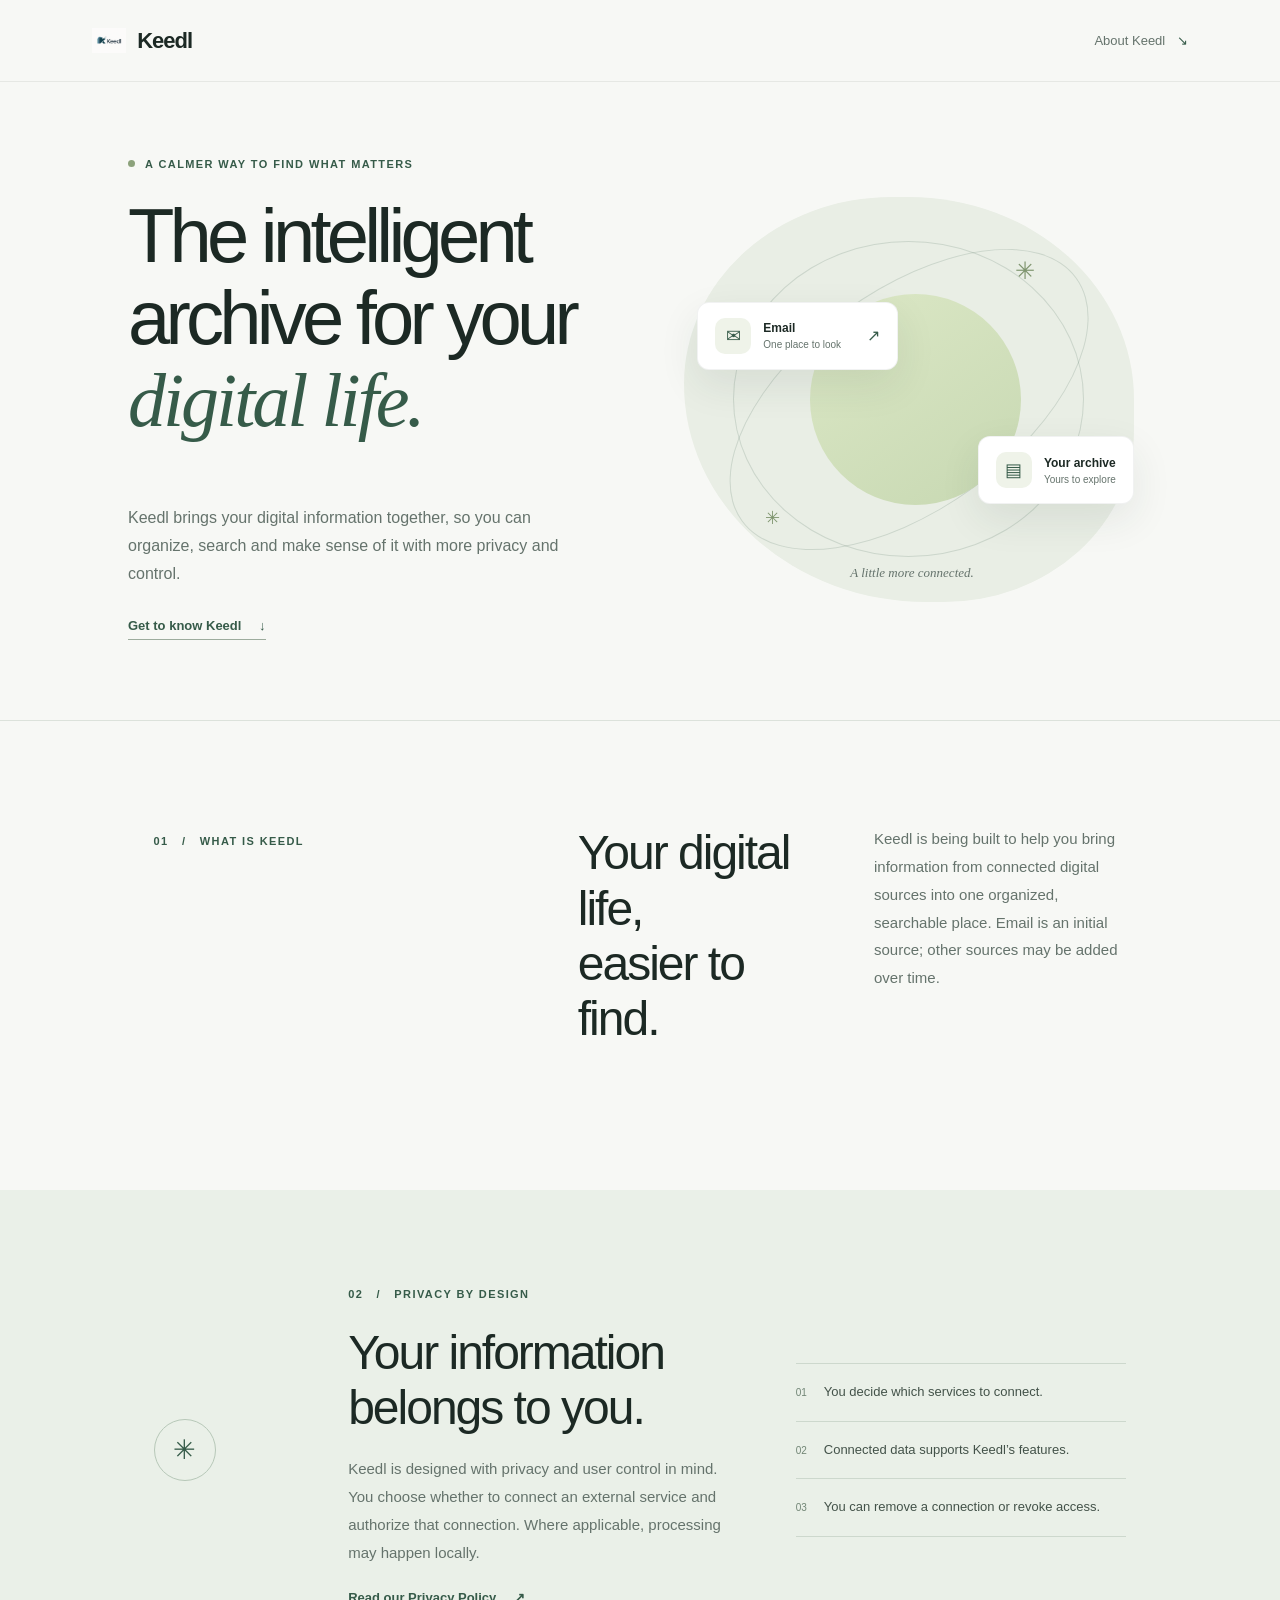
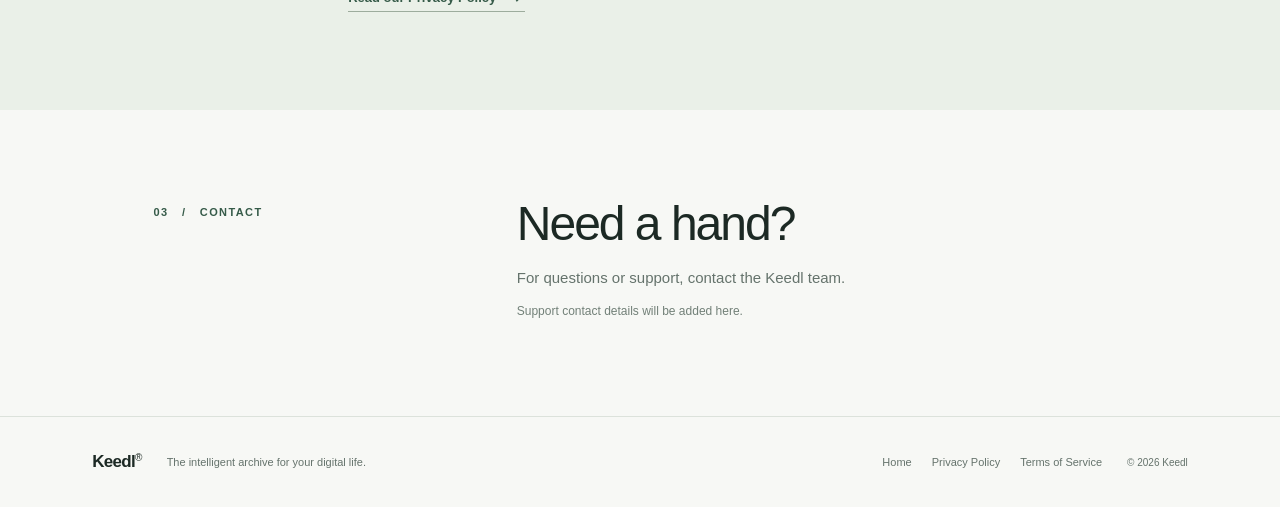
<file: index.html>
<!doctype html>
<html lang="en">
<head>
  <meta charset="utf-8">
  <meta name="viewport" content="width=device-width, initial-scale=1">
  <meta name="description" content="Keedl is the thoughtful, privacy-focused home for your digital life. Bring connected information together and make it easier to find.">
  <meta name="theme-color" content="#f7f8f5">
  <meta property="og:type" content="website">
  <meta property="og:title" content="Keedl — Your digital life, in one place">
  <meta property="og:description" content="The intelligent archive for your digital life.">
  <meta property="og:url" content="https://keedl.com/">
  <meta property="og:image" content="https://keedl.com/etc/Logo.png">
  <link rel="canonical" href="https://keedl.com/">
  <title>Keedl — The intelligent archive for your digital life</title>
  <link rel="icon" type="image/png" href="./etc/Logo.png">
  <link rel="stylesheet" href="./styles.css">
</head>
<body>
  <header class="site-header">
    <a class="brand" href="./" aria-label="Keedl home">
      <img class="brand-logo" src="./etc/Logo.png" alt="Keedl logo" onerror="this.hidden=true">
      <span>Keedl</span>
    </a>
    <a class="header-link" href="#about">About Keedl <span aria-hidden="true">↘</span></a>
  </header>

  <main>
    <section class="hero" aria-labelledby="hero-title">
      <div class="hero-copy">
        <p class="eyebrow"><span class="status-dot" aria-hidden="true"></span> A calmer way to find what matters</p>
        <h1 id="hero-title">The intelligent archive for your <em>digital life.</em></h1>
        <p class="intro">Keedl brings your digital information together, so you can organize, search and make sense of it with more privacy and control.</p>
        <a class="text-link" href="#about">Get to know Keedl <span aria-hidden="true">↓</span></a>
      </div>
      <div class="hero-art" aria-hidden="true">
        <div class="orbit orbit-one"></div><div class="orbit orbit-two"></div>
        <div class="sun"></div>
        <div class="note note-mail"><span class="note-icon">✉</span><span><b>Email</b><small>One place to look</small></span><span class="note-arrow">↗</span></div>
        <div class="note note-file"><span class="note-icon">▤</span><span><b>Your archive</b><small>Yours to explore</small></span></div>
        <span class="spark spark-a">✳</span><span class="spark spark-b">✳</span>
        <span class="art-caption">A little more connected.</span>
      </div>
    </section>

    <section class="content-section about" id="about" aria-labelledby="about-title">
      <p class="eyebrow">01 &nbsp; / &nbsp; What is Keedl</p>
      <div class="section-copy">
        <h2 id="about-title">Your digital life,<br>easier to find.</h2>
        <p>Keedl is being built to help you bring information from connected digital sources into one organized, searchable place. Email is an initial source; other sources may be added over time.</p>
      </div>
    </section>

    <section class="privacy-section" aria-labelledby="privacy-title">
      <div class="privacy-mark" aria-hidden="true">✳</div>
      <div class="privacy-copy">
        <p class="eyebrow">02 &nbsp; / &nbsp; Privacy by design</p>
        <h2 id="privacy-title">Your information<br>belongs to you.</h2>
        <p>Keedl is designed with privacy and user control in mind. You choose whether to connect an external service and authorize that connection. Where applicable, processing may happen locally.</p>
        <a class="text-link" href="./privacy/">Read our Privacy Policy <span aria-hidden="true">↗</span></a>
      </div>
      <div class="privacy-points">
        <div><span>01</span><p>You decide which services to connect.</p></div>
        <div><span>02</span><p>Connected data supports Keedl’s features.</p></div>
        <div><span>03</span><p>You can remove a connection or revoke access.</p></div>
      </div>
    </section>

    <section class="contact-section" aria-labelledby="contact-title">
      <p class="eyebrow">03 &nbsp; / &nbsp; Contact</p>
      <div><h2 id="contact-title">Need a hand?</h2><p>For questions or support, contact the Keedl team.</p><p class="email-pending">Support contact details will be added here.</p></div>
    </section>
  </main>

  <footer class="site-footer">
    <a class="footer-brand" href="./">Keedl<span>®</span></a>
    <p>The intelligent archive for your digital life.</p>
    <nav aria-label="Footer"><a href="./">Home</a><a href="./privacy/">Privacy Policy</a><a href="./terms/">Terms of Service</a></nav>
    <small>© <span id="year">2026</span> Keedl</small>
  </footer>
</body>
</html>
</file>
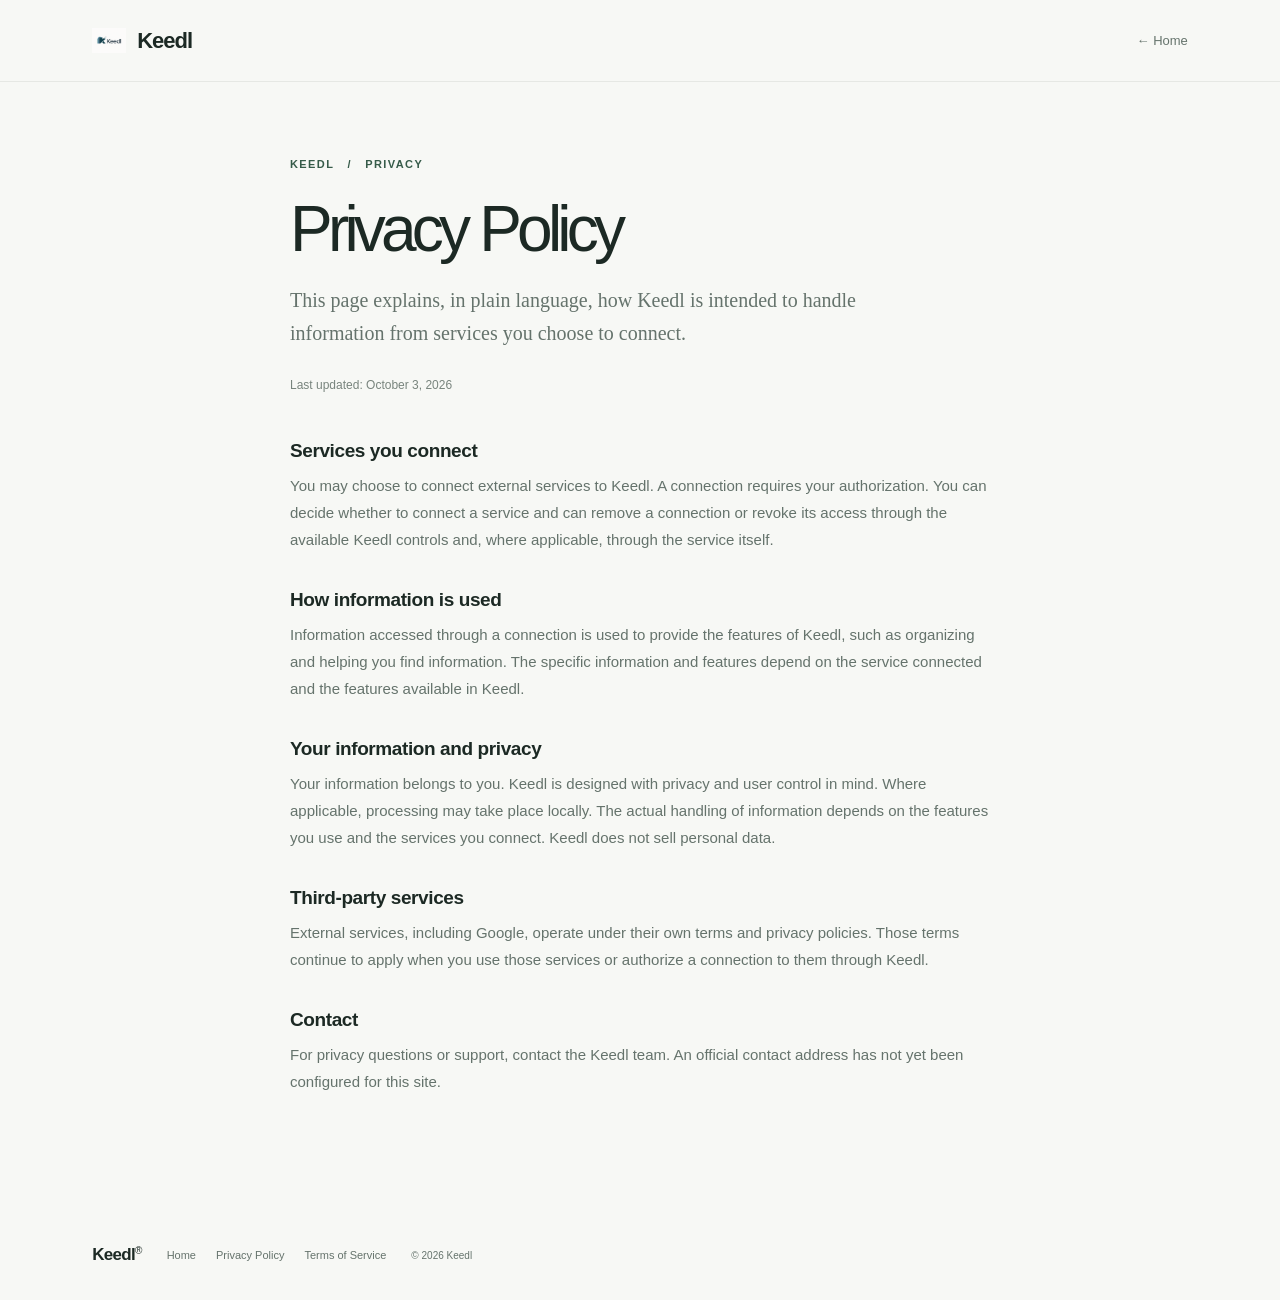
<file: privacy/index.html>
<!doctype html>
<html lang="en">
<head>
  <meta charset="utf-8"><meta name="viewport" content="width=device-width, initial-scale=1">
  <meta name="description" content="Learn how Keedl handles information from services you choose to connect.">
  <meta name="theme-color" content="#f7f8f5">
  <title>Privacy Policy — Keedl</title><link rel="canonical" href="https://keedl.com/privacy/"><link rel="icon" type="image/png" href="../etc/Logo.png"><link rel="stylesheet" href="../styles.css">
</head>
<body class="document-page">
  <header class="site-header"><a class="brand" href="../" aria-label="Keedl home"><img class="brand-logo" src="../etc/Logo.png" alt="Keedl logo" onerror="this.hidden=true"><span>Keedl</span></a><a class="header-link" href="../">← Home</a></header>
  <main class="document"><p class="eyebrow">Keedl &nbsp; / &nbsp; Privacy</p><h1>Privacy Policy</h1><p class="document-lead">This page explains, in plain language, how Keedl is intended to handle information from services you choose to connect.</p><p class="last-updated">Last updated: October 3, 2026</p>
    <h2>Services you connect</h2><p>You may choose to connect external services to Keedl. A connection requires your authorization. You can decide whether to connect a service and can remove a connection or revoke its access through the available Keedl controls and, where applicable, through the service itself.</p>
    <h2>How information is used</h2><p>Information accessed through a connection is used to provide the features of Keedl, such as organizing and helping you find information. The specific information and features depend on the service connected and the features available in Keedl.</p>
    <h2>Your information and privacy</h2><p>Your information belongs to you. Keedl is designed with privacy and user control in mind. Where applicable, processing may take place locally. The actual handling of information depends on the features you use and the services you connect. Keedl does not sell personal data.</p>
    <h2>Third-party services</h2><p>External services, including Google, operate under their own terms and privacy policies. Those terms continue to apply when you use those services or authorize a connection to them through Keedl.</p>
    <h2>Contact</h2><p>For privacy questions or support, contact the Keedl team. An official contact address has not yet been configured for this site.</p>
  </main>
  <footer class="site-footer"><a class="footer-brand" href="../">Keedl<span>®</span></a><nav aria-label="Footer"><a href="../">Home</a><a href="./" aria-current="page">Privacy Policy</a><a href="../terms/">Terms of Service</a></nav><small>© 2026 Keedl</small></footer>
</body>
</html>
</file>
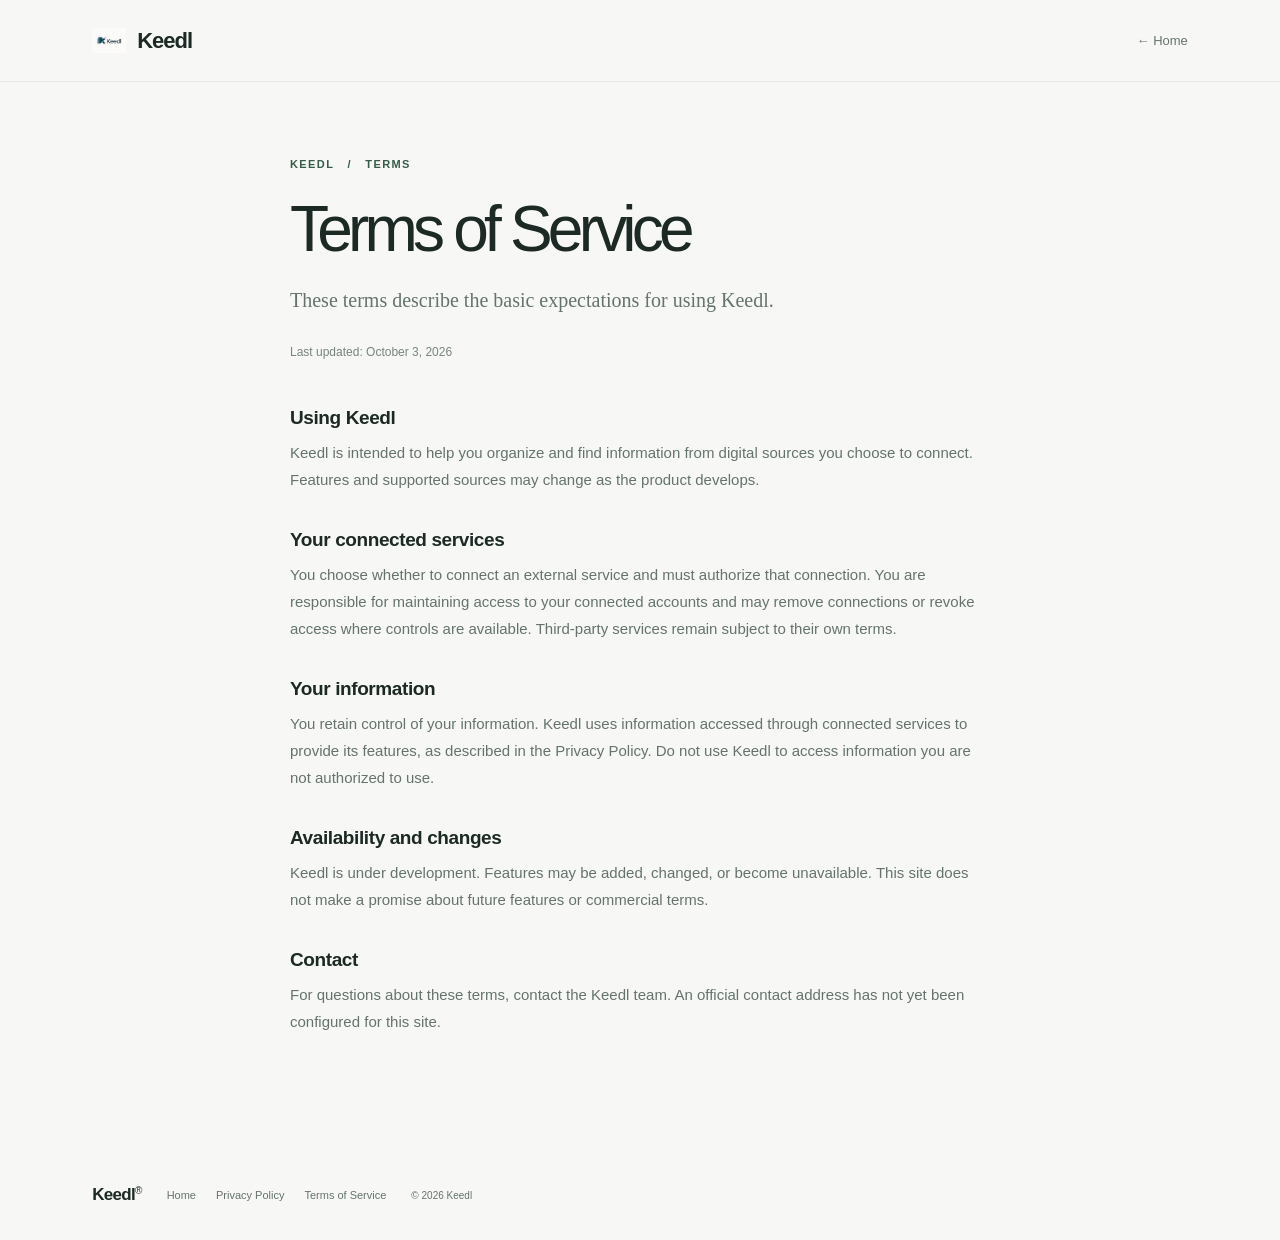
<file: terms/index.html>
<!doctype html>
<html lang="en">
<head>
  <meta charset="utf-8"><meta name="viewport" content="width=device-width, initial-scale=1">
  <meta name="description" content="Simple terms for using Keedl.">
  <meta name="theme-color" content="#f7f8f5">
  <title>Terms of Service — Keedl</title><link rel="canonical" href="https://keedl.com/terms/"><link rel="icon" type="image/png" href="../etc/Logo.png"><link rel="stylesheet" href="../styles.css">
</head>
<body class="document-page">
  <header class="site-header"><a class="brand" href="../" aria-label="Keedl home"><img class="brand-logo" src="../etc/Logo.png" alt="Keedl logo" onerror="this.hidden=true"><span>Keedl</span></a><a class="header-link" href="../">← Home</a></header>
  <main class="document"><p class="eyebrow">Keedl &nbsp; / &nbsp; Terms</p><h1>Terms of Service</h1><p class="document-lead">These terms describe the basic expectations for using Keedl.</p><p class="last-updated">Last updated: October 3, 2026</p>
    <h2>Using Keedl</h2><p>Keedl is intended to help you organize and find information from digital sources you choose to connect. Features and supported sources may change as the product develops.</p>
    <h2>Your connected services</h2><p>You choose whether to connect an external service and must authorize that connection. You are responsible for maintaining access to your connected accounts and may remove connections or revoke access where controls are available. Third-party services remain subject to their own terms.</p>
    <h2>Your information</h2><p>You retain control of your information. Keedl uses information accessed through connected services to provide its features, as described in the Privacy Policy. Do not use Keedl to access information you are not authorized to use.</p>
    <h2>Availability and changes</h2><p>Keedl is under development. Features may be added, changed, or become unavailable. This site does not make a promise about future features or commercial terms.</p>
    <h2>Contact</h2><p>For questions about these terms, contact the Keedl team. An official contact address has not yet been configured for this site.</p>
  </main>
  <footer class="site-footer"><a class="footer-brand" href="../">Keedl<span>®</span></a><nav aria-label="Footer"><a href="../">Home</a><a href="../privacy/">Privacy Policy</a><a href="./" aria-current="page">Terms of Service</a></nav><small>© 2026 Keedl</small></footer>
</body>
</html>
</file>
<file: styles.css>
:root{color-scheme:light;--ink:#1c2924;--muted:#65736c;--green:#365b49;--lime:#cbd9a5;--paper:#f7f8f5;--line:#dce2db;--serif:Georgia,'Times New Roman',serif;--sans:'DM Sans',Arial,sans-serif;--display:Manrope,'DM Sans',sans-serif}
*{box-sizing:border-box}html{scroll-behavior:smooth}body{margin:0;background:var(--paper);color:var(--ink);font-family:var(--sans);-webkit-font-smoothing:antialiased}a{color:inherit}.site-header{height:82px;padding:0 7.2%;display:flex;align-items:center;justify-content:space-between;border-bottom:1px solid rgba(28,41,36,.08)}.brand{display:inline-flex;align-items:center;gap:11px;text-decoration:none;font:700 22px var(--display);letter-spacing:-1px}.brand-logo{width:34px;height:34px;object-fit:contain}.header-link,.site-footer nav a{font-size:13px;text-decoration:none}.header-link{color:var(--muted)}.header-link span{margin-left:8px;color:var(--green)}
.hero{min-height:594px;padding:76px 10% 80px;display:grid;grid-template-columns:1fr 1fr;align-items:center;gap:5%;overflow:hidden}.hero-copy{max-width:560px}.eyebrow{margin:0 0 25px;color:var(--green);font-size:11px;font-weight:700;letter-spacing:1.4px;text-transform:uppercase}.status-dot{display:inline-block;width:7px;height:7px;margin:0 6px 1px 0;border-radius:50%;background:#8ca27b}h1,h2,p{margin-top:0}.hero h1,.document h1{font:500 clamp(48px,6vw,76px)/1.08 var(--display);letter-spacing:-4.8px}.hero h1 em{font-family:var(--serif);font-weight:400;color:var(--green);letter-spacing:-3px}.intro{max-width:440px;margin:25px 0 28px;color:var(--muted);font-size:16px;line-height:1.75}.text-link{display:inline-block;padding-bottom:6px;border-bottom:1px solid #9dac9d;color:var(--green);font-size:13px;font-weight:600;text-decoration:none}.text-link span{margin-left:14px}.hero-art{position:relative;justify-self:center;width:min(100%,450px);aspect-ratio:1/.9;border-radius:48% 52% 44% 56%;background:#e9eee5}.orbit{position:absolute;border:1px solid rgba(54,91,73,.16);border-radius:50%;inset:11%}.orbit-two{inset:23% 4%;transform:rotate(-36deg)}.sun{position:absolute;width:47%;aspect-ratio:1;top:24%;left:28%;border-radius:50%;background:linear-gradient(145deg,#dce8c6,#c7d8b2)}.note{position:absolute;z-index:2;display:flex;align-items:center;gap:12px;padding:15px 17px;border:1px solid rgba(28,41,36,.06);border-radius:12px;background:#fff;box-shadow:0 15px 40px rgba(37,58,46,.09)}.note-mail{top:26%;left:3%}.note-file{right:0;bottom:24%}.note-icon{display:grid;width:36px;height:36px;place-items:center;border-radius:10px;background:#eff3e9;color:var(--green);font-size:18px}.note b,.note small{display:block}.note b{font-size:12px}.note small{margin-top:4px;color:var(--muted);font-size:10px}.note-arrow{margin-left:14px;color:var(--green)}.spark{position:absolute;color:#7e946e}.spark-a{top:15%;right:22%;font-size:24px}.spark-b{bottom:18%;left:18%;font-size:18px}.art-caption{position:absolute;bottom:5%;left:37%;font:italic 13px var(--serif);color:#65736c}
.content-section{padding:104px 12%;border-top:1px solid var(--line);display:grid;grid-template-columns:1fr 1.5fr;gap:6%}.content-section .eyebrow,.contact-section .eyebrow{padding-top:10px}.section-copy{display:grid;grid-template-columns:1fr 1fr;align-items:start;gap:8%}.section-copy h2,.privacy-copy h2,.contact-section h2{font:500 clamp(34px,4vw,48px)/1.15 var(--display);letter-spacing:-2px}.section-copy p,.privacy-copy>p:not(.eyebrow),.contact-section>div>p{color:var(--muted);font-size:15px;line-height:1.85}.privacy-section{padding:98px 12%;background:#eaf0e8;display:grid;grid-template-columns:.35fr 1fr .85fr;gap:6%;align-items:center}.privacy-mark{width:62px;height:62px;display:grid;place-items:center;border:1px solid #b7c8b8;border-radius:50%;font-size:27px;color:var(--green)}.privacy-copy h2{margin-bottom:20px}.privacy-copy>p:not(.eyebrow){max-width:490px}.privacy-copy .text-link{margin-top:9px}.privacy-points{border-top:1px solid #cdd8cd}.privacy-points div{display:flex;gap:17px;align-items:baseline;padding:18px 0;border-bottom:1px solid #cdd8cd}.privacy-points span{color:#718575;font-size:10px}.privacy-points p{margin:0;color:#435249;font-size:13px;line-height:1.6}.contact-section{padding:86px 12%;display:grid;grid-template-columns:1fr 2fr;gap:6%;border-bottom:1px solid var(--line)}.contact-section h2{margin-bottom:13px}.contact-section>div>p{margin-bottom:8px}.email-pending{font-size:12px!important;color:#728078!important}
.site-footer{padding:35px 7.2%;display:flex;align-items:center;gap:25px;color:var(--muted)}.footer-brand{color:var(--ink);font:700 17px var(--display);text-decoration:none;letter-spacing:-.7px}.footer-brand span{font:10px var(--sans);vertical-align:top}.site-footer>p{margin:0;flex:1;font-size:11px}.site-footer nav{display:flex;gap:20px}.site-footer nav a{color:var(--muted);font-size:11px}.site-footer small{font-size:10px}.document-page{min-height:100vh;display:flex;flex-direction:column}.document{width:min(700px,84%);margin:76px auto 100px;flex:1}.document h1{margin:0 0 20px;font-size:clamp(46px,6vw,64px)}.document-lead{max-width:570px;color:var(--muted);font:20px/1.65 var(--serif)}.last-updated{margin:28px 0 48px;color:#78847d;font-size:12px}.document h2{margin:36px 0 10px;font:600 19px var(--display);letter-spacing:-.4px}.document>p:not(.eyebrow):not(.document-lead):not(.last-updated){color:var(--muted);font-size:15px;line-height:1.8}
@media(max-width:800px){.hero{padding:65px 8%;grid-template-columns:1fr;gap:35px}.hero-copy{max-width:620px}.hero h1{max-width:580px}.hero-art{width:min(88%,440px)}.content-section{padding:75px 8%;grid-template-columns:1fr;gap:25px}.content-section .eyebrow{margin-bottom:0}.privacy-section{padding:72px 8%;grid-template-columns:60px 1fr;gap:28px}.privacy-points{grid-column:2}.contact-section{padding:70px 8%;grid-template-columns:1fr;gap:22px}.site-footer{padding:30px 8%;flex-wrap:wrap}.site-footer>p{flex-basis:calc(100% - 120px)}.site-footer nav{order:3;width:100%;flex-wrap:wrap}.site-footer small{margin-left:auto}}
@media(max-width:520px){.site-header{height:70px;padding:0 6%}.hero{padding:56px 7% 62px}.hero h1{font-size:49px;letter-spacing:-3.4px}.hero h1 em{letter-spacing:-2px}.intro{font-size:15px}.hero-art{width:100%}.note{padding:11px 12px;gap:9px}.note-icon{width:31px;height:31px}.note-file{right:-2%}.content-section{padding:65px 7%}.section-copy{grid-template-columns:1fr;gap:0}.section-copy h2,.privacy-copy h2,.contact-section h2{font-size:38px}.privacy-section{padding:65px 7%;grid-template-columns:1fr;gap:20px}.privacy-mark{width:48px;height:48px;font-size:21px}.privacy-points{grid-column:auto}.contact-section{padding:62px 7%}.site-footer{padding:28px 7%;gap:14px}.site-footer>p{flex-basis:calc(100% - 100px)}.site-footer nav{gap:16px}.document{width:86%;margin:57px auto 75px}.document h1{letter-spacing:-3px}.document-lead{font-size:18px}}
@media(prefers-reduced-motion:reduce){html{scroll-behavior:auto}}
</file>
